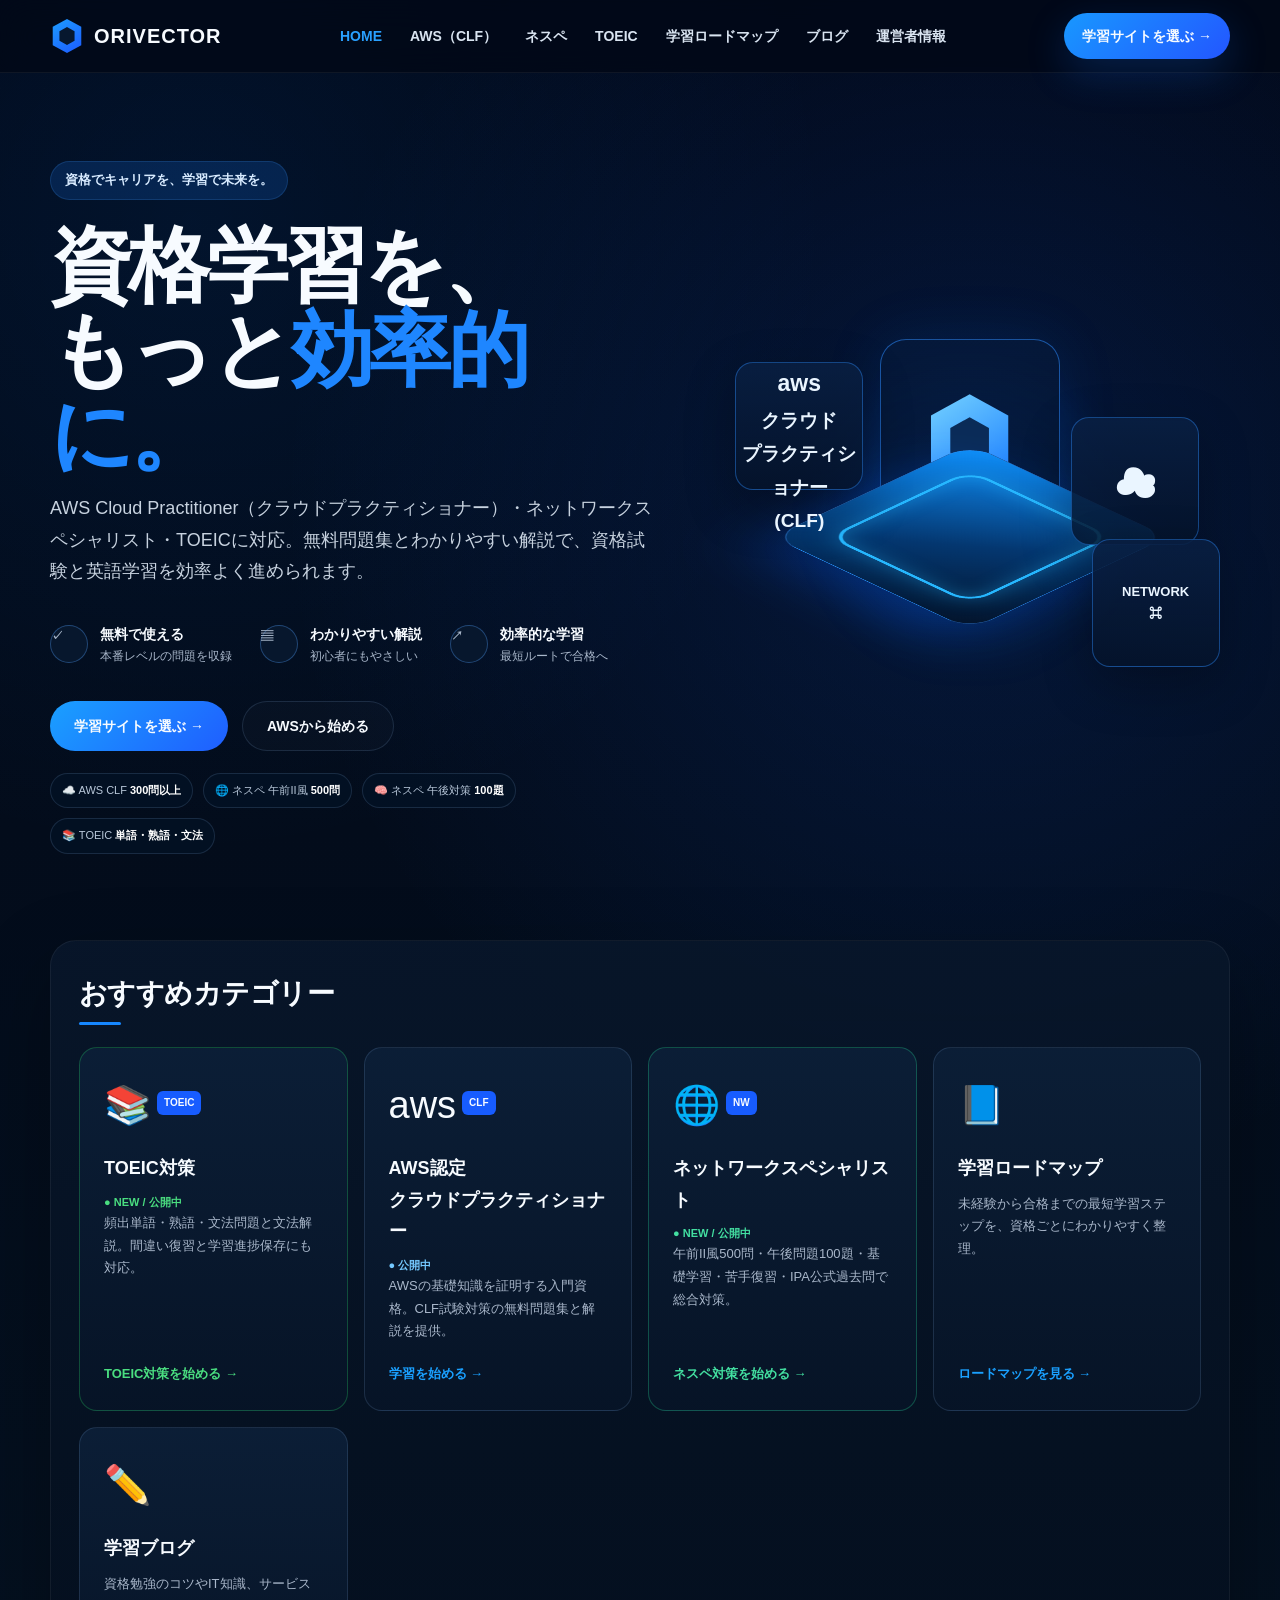
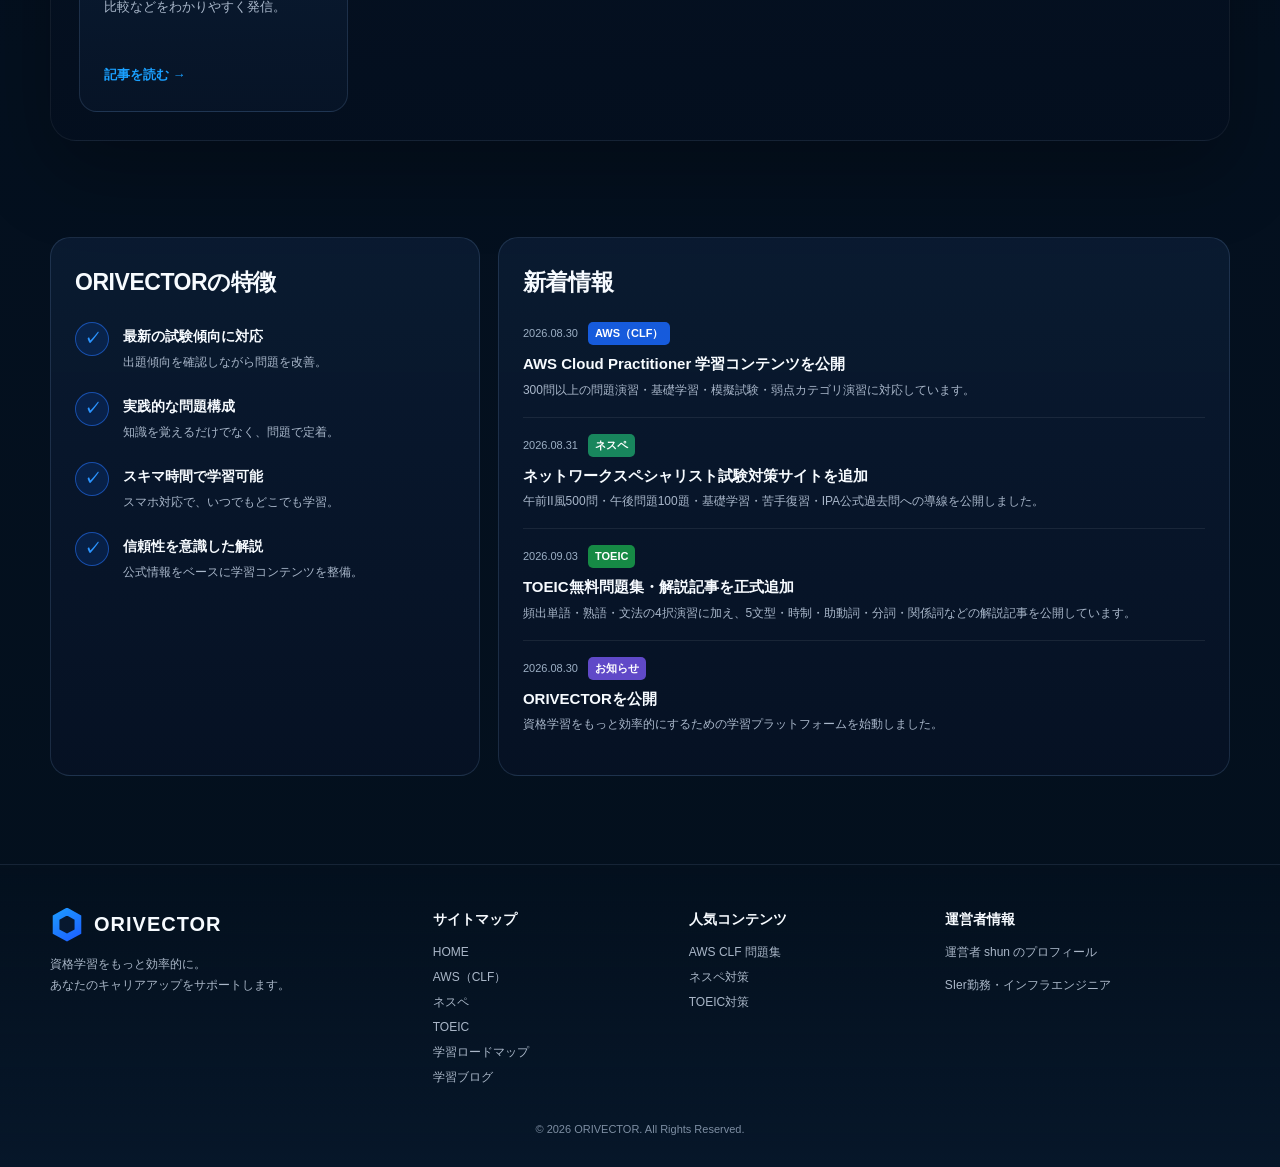
<file: index.html>
<!doctype html>
<html lang="ja">
<head>
<script async src="https://pagead2.googlesyndication.com/pagead/js/adsbygoogle.js?client=ca-pub-1712701486247077" crossorigin="anonymous"></script>
<meta charset="utf-8">
<meta name="viewport" content="width=device-width, initial-scale=1">
<meta name='impact-site-verification' value='28af85ef-9382-48ad-ba12-db7d2229e88a'>
<title>ORIVECTOR｜AWS・ネスペ・TOEICの無料問題集・資格学習</title>
<meta name="description" content="ORIVECTOR（オリベクター）は、AWS Cloud Practitioner、ネットワークスペシャリスト（ネスペ）、TOEICを無料問題集・基礎解説・復習機能で学べる資格学習サイトです。">
<link rel="canonical" href="https://orivector.jp/">
<meta name="robots" content="index,follow,max-image-preview:large">
<meta name="theme-color" content="#020817">
<meta property="og:type" content="website">
<meta property="og:locale" content="ja_JP">
<meta property="og:site_name" content="ORIVECTOR">
<meta property="og:title" content="ORIVECTOR｜AWS・ネスペ・TOEICの無料問題集・資格学習">
<meta property="og:description" content="AWS Cloud Practitioner・ネットワークスペシャリスト・TOEICを無料問題集と解説で学べる資格学習サイト。">
<meta property="og:url" content="https://orivector.jp/">
<script type="application/ld+json">{"@context":"https://schema.org","@type":"WebSite","name":"ORIVECTOR","alternateName":"オリベクター","url":"https://orivector.jp/","description":"AWS Cloud Practitioner・ネットワークスペシャリスト・TOEICを無料で学べる資格学習サイト。","inLanguage":"ja-JP"}</script>
<link rel="stylesheet" href="/assets/css/site.css?v=20260904">
<link rel="icon" type="image/png" sizes="512x512" href="https://orivector.jp/assets/favicon-512.png">
<link rel="icon" type="image/svg+xml" href="https://orivector.jp/assets/favicon.svg">
<link rel="apple-touch-icon" sizes="180x180" href="https://orivector.jp/assets/apple-touch-icon.png">
<meta property="og:image" content="https://orivector.jp/assets/og-orivector.png">
<meta property="og:image:width" content="1200">
<meta property="og:image:height" content="630">
<meta property="og:image:alt" content="ORIVECTOR study guide">
<meta name="twitter:card" content="summary_large_image">
<meta name="twitter:image" content="https://orivector.jp/assets/og-orivector.png">
</head>
<body>
<header>
  <div class="wrap nav">
    <a href="/" class="brand"><span class="logo"></span><span>ORIVECTOR</span></a>
    <nav class="navlinks">
      <a class="active" href="/">HOME</a>
      <a href="/aws-study/">AWS（CLF）</a>
      <a href="/network-specialist-study/">ネスペ</a>
      <a href="/toeic-study/">TOEIC</a>
      <a href="/roadmap/">学習ロードマップ</a>
      <a href="/blog/">ブログ</a>
      <a href="/about/">運営者情報</a>
    </nav>
    <a class="top-cta" href="#categories">学習サイトを選ぶ →</a>
  </div>
</header>
<main>
  <section class="hero">
    <div class="wrap hero-grid">
      <div>
        <span class="pill">資格でキャリアを、学習で未来を。</span>
        <h1>資格学習を、<br>もっと<span class="accent">効率的に。</span></h1>
        <p>AWS Cloud Practitioner（クラウドプラクティショナー）・ネットワークスペシャリスト・TOEICに対応。無料問題集とわかりやすい解説で、資格試験と英語学習を効率よく進められます。</p>
        <div class="benefits">
          <div class="benefit"><span class="round">✓</span><div><strong>無料で使える</strong><span>本番レベルの問題を収録</span></div></div>
          <div class="benefit"><span class="round">▤</span><div><strong>わかりやすい解説</strong><span>初心者にもやさしい</span></div></div>
          <div class="benefit"><span class="round">↗</span><div><strong>効率的な学習</strong><span>最短ルートで合格へ</span></div></div>
        </div>
        <div class="actions">
          <a class="btn primary" href="#categories">学習サイトを選ぶ →</a>
          <a class="btn secondary" href="/aws-study/">AWSから始める</a>
        </div>
        <div class="release-strip">
          <span>☁️ AWS CLF <b>300問以上</b></span>
          <span>🌐 ネスペ 午前II風 <b>500問</b></span>
          <span>🧠 ネスペ 午後対策 <b>100題</b></span>
          <span>📚 TOEIC <b>単語・熟語・文法</b></span>
        </div>
      </div>
      <div class="visual" aria-hidden="true">
        <div class="glow"></div>
        <div class="cube"><span class="logo-big"></span></div>
        <div class="platform"></div>
        <div class="float-card aws-card">aws<br><small>クラウド<br>プラクティショナー<br>(CLF)</small></div>
        <div class="float-card cloud-card">☁</div>
        <div class="float-card network-card">NETWORK<br>⌘</div>
      </div>
    </div>
  </section>
  <section class="section" id="categories">
    <div class="wrap section-panel">
      <h2>おすすめカテゴリー<div class="underline"></div></h2>
      <div class="cards">
        <a class="card toeic-live" href="/toeic-study/">
          <div class="icon">📚 <span class="badge toeic-badge">TOEIC</span></div>
          <h3>TOEIC対策</h3><span style="font-size:11px;color:#4ade80;font-weight:800">● NEW / 公開中</span>
          <p>頻出単語・熟語・文法問題と文法解説。間違い復習と学習進捗保存にも対応。</p>
          <span class="link">TOEIC対策を始める →</span>
        </a>
        <a class="card" href="/aws-study/">
          <div class="icon">aws <span class="badge">CLF</span></div>
          <h3>AWS認定<br>クラウドプラクティショナー</h3><span style="font-size:11px;color:#75c9ff;font-weight:800">● 公開中</span>
          <p>AWSの基礎知識を証明する入門資格。CLF試験対策の無料問題集と解説を提供。</p>
          <span class="link">学習を始める →</span>
        </a>
        <a class="card nespe-live" href="/network-specialist-study/">
          <div class="icon">🌐 <span class="badge nespe-badge">NW</span></div>
          <h3>ネットワークスペシャリスト</h3><span style="font-size:11px;color:#43dfa1;font-weight:800">● NEW / 公開中</span>
          <p>午前II風500問・午後問題100題・基礎学習・苦手復習・IPA公式過去問で総合対策。</p>
          <span class="link">ネスペ対策を始める →</span>
        </a>
        <a class="card" href="/roadmap/">
          <div class="icon">📘</div>
          <h3>学習ロードマップ</h3>
          <p>未経験から合格までの最短学習ステップを、資格ごとにわかりやすく整理。</p>
          <span class="link">ロードマップを見る →</span>
        </a>
        <a class="card" href="/blog/">
          <div class="icon">✏️</div>
          <h3>学習ブログ</h3>
          <p>資格勉強のコツやIT知識、サービス比較などをわかりやすく発信。</p>
          <span class="link">記事を読む →</span>
        </a>
      </div>
    </div>
  </section>
  <section class="section">
    <div class="wrap lower">
      <div class="feature-box">
        <h2>ORIVECTORの特徴</h2>
        <div class="feature"><span class="check">✓</span><div><strong>最新の試験傾向に対応</strong><p>出題傾向を確認しながら問題を改善。</p></div></div>
        <div class="feature"><span class="check">✓</span><div><strong>実践的な問題構成</strong><p>知識を覚えるだけでなく、問題で定着。</p></div></div>
        <div class="feature"><span class="check">✓</span><div><strong>スキマ時間で学習可能</strong><p>スマホ対応で、いつでもどこでも学習。</p></div></div>
        <div class="feature"><span class="check">✓</span><div><strong>信頼性を意識した解説</strong><p>公式情報をベースに学習コンテンツを整備。</p></div></div>
      </div>
      <div class="news-box">
        <h2>新着情報</h2>
        <div class="news">
          <div class="news-meta"><span>2026.08.30</span><span class="news-tag">AWS（CLF）</span></div>
          <h3>AWS Cloud Practitioner 学習コンテンツを公開</h3>
          <p>300問以上の問題演習・基礎学習・模擬試験・弱点カテゴリ演習に対応しています。</p>
        </div>
        <div class="news">
          <div class="news-meta"><span>2026.08.31</span><span class="news-tag" style="background:#18865d">ネスペ</span></div>
          <h3>ネットワークスペシャリスト試験対策サイトを追加</h3>
          <p>午前II風500問・午後問題100題・基礎学習・苦手復習・IPA公式過去問への導線を公開しました。</p>
        </div>
        <div class="news">
          <div class="news-meta"><span>2026.09.03</span><span class="news-tag" style="background:#168a45">TOEIC</span></div>
          <h3>TOEIC無料問題集・解説記事を正式追加</h3>
          <p>頻出単語・熟語・文法の4択演習に加え、5文型・時制・助動詞・分詞・関係詞などの解説記事を公開しています。</p>
        </div>
        <div class="news">
          <div class="news-meta"><span>2026.08.30</span><span class="news-tag" style="background:#6049c8">お知らせ</span></div>
          <h3>ORIVECTORを公開</h3>
          <p>資格学習をもっと効率的にするための学習プラットフォームを始動しました。</p>
        </div>
      </div>
    </div>
  </section>
</main>
<footer id="about">
  <div class="wrap">
    <div class="footer-grid">
      <div>
        <div class="brand"><span class="logo"></span><span>ORIVECTOR</span></div>
        <p>資格学習をもっと効率的に。<br>あなたのキャリアアップをサポートします。</p>
      </div>
      <div>
        <h4>サイトマップ</h4>
        <a href="/">HOME</a><a href="/aws-study/">AWS（CLF）</a><a href="/network-specialist-study/">ネスペ</a><a href="/toeic-study/">TOEIC</a><a href="/roadmap/">学習ロードマップ</a><a href="/blog/">学習ブログ</a>
      </div>
      <div>
        <h4>人気コンテンツ</h4>
        <a href="/aws-study/">AWS CLF 問題集</a>
        <a href="/network-specialist-study/">ネスペ対策</a>
        <a href="/toeic-study/">TOEIC対策</a>
      </div>
      <div>
        <h4>運営者情報</h4>
        <a href="/about/">運営者 shun のプロフィール</a>
        <p>SIer勤務・インフラエンジニア</p>
      </div>
    </div>
    <div class="copyright">© 2026 ORIVECTOR. All Rights Reserved.</div>
  </div>
</footer>
</body>
</html>
</file>
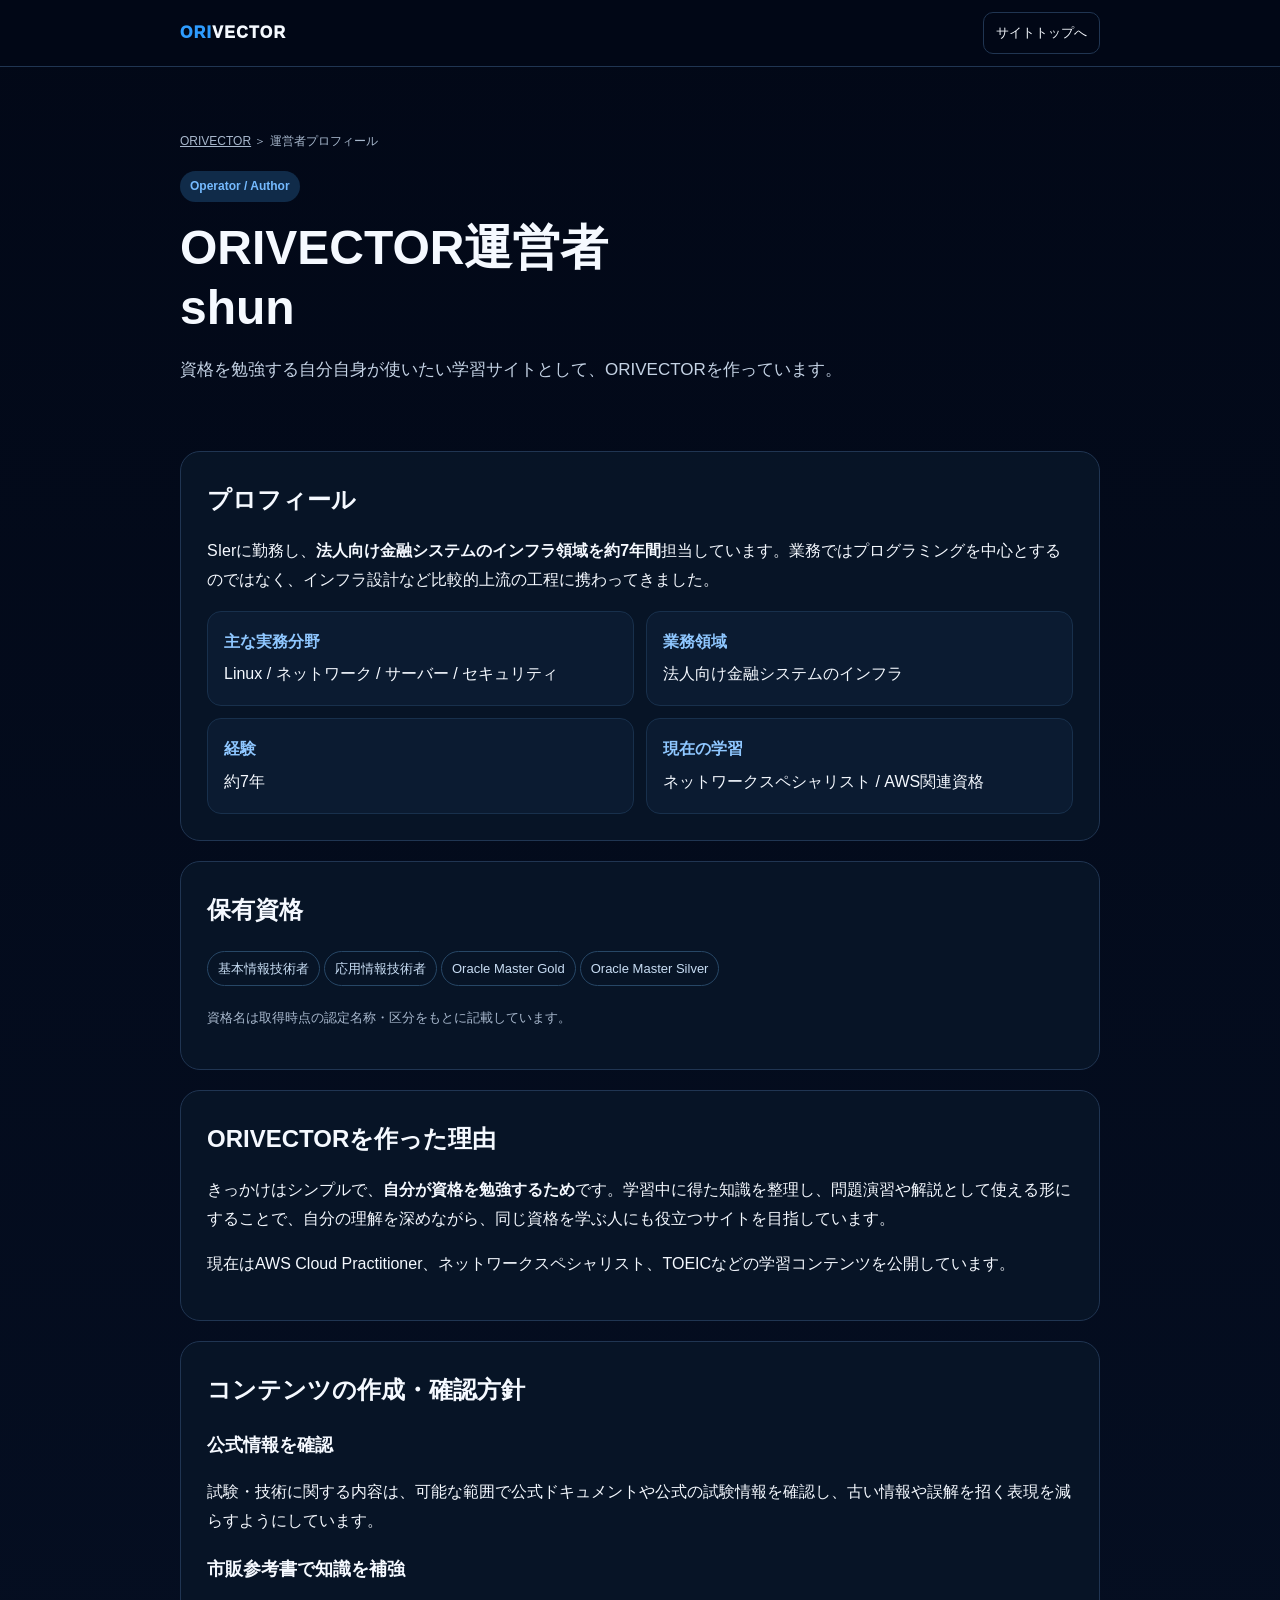
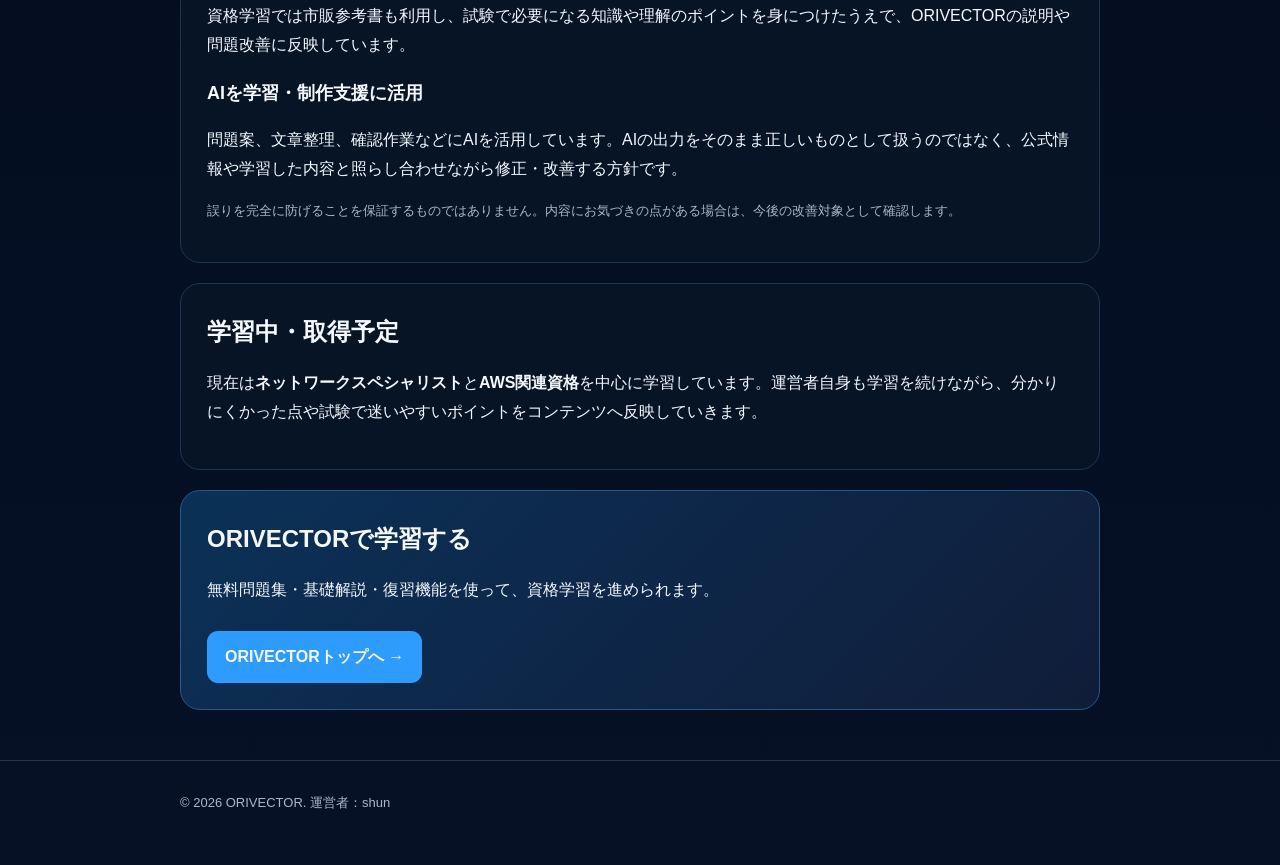
<file: about/index.html>
<!doctype html>
<html lang="ja">
<head>
<script async src="https://pagead2.googlesyndication.com/pagead/js/adsbygoogle.js?client=ca-pub-1712701486247077" crossorigin="anonymous"></script>

<meta charset="utf-8">
<meta name="viewport" content="width=device-width,initial-scale=1">
<title>運営者プロフィール｜shun・ORIVECTOR</title>
<meta name="description" content="ORIVECTOR運営者shunのプロフィール。SIerで法人向け金融システムのインフラを7年担当。保有資格、学習中の資格、サイト運営方針、AI活用方針を紹介します。">
<meta name="robots" content="index,follow,max-image-preview:large">
<link rel="canonical" href="https://orivector.jp/about/">
<meta property="og:type" content="profile">
<meta property="og:locale" content="ja_JP">
<meta property="og:site_name" content="ORIVECTOR">
<meta property="og:title" content="運営者プロフィール｜shun・ORIVECTOR">
<meta property="og:description" content="SIerで法人向け金融システムのインフラを7年担当するshunが、ORIVECTORを運営しています。">
<meta property="og:url" content="https://orivector.jp/about/">
<script type="application/ld+json">{"@context":"https://schema.org","@graph":[{"@type":"Person","@id":"https://orivector.jp/about/#shun","name":"shun","url":"https://orivector.jp/about/","jobTitle":"インフラエンジニア","description":"SIerで法人向け金融システムのインフラ領域を7年担当。Linux、ネットワーク、サーバー、セキュリティを中心に、設計など上流工程に携わる。","knowsAbout":["Linux","ネットワーク","サーバー","セキュリティ","AWS","IT資格学習"]},{"@type":"Organization","@id":"https://orivector.jp/#organization","name":"ORIVECTOR","url":"https://orivector.jp/","founder":{"@id":"https://orivector.jp/about/#shun"}},{"@type":"ProfilePage","@id":"https://orivector.jp/about/#profile","url":"https://orivector.jp/about/","name":"運営者プロフィール｜shun・ORIVECTOR","mainEntity":{"@id":"https://orivector.jp/about/#shun"},"inLanguage":"ja-JP"},{"@type":"BreadcrumbList","itemListElement":[{"@type":"ListItem","position":1,"name":"ORIVECTOR","item":"https://orivector.jp/"},{"@type":"ListItem","position":2,"name":"運営者プロフィール","item":"https://orivector.jp/about/"}]}]}</script>
<style>
:root{--bg:#020817;--panel:#081527;--panel2:#0b1b31;--line:#203552;--text:#f5f9ff;--muted:#a8b8cd;--accent:#2e9cff;--max:920px}
*{box-sizing:border-box}html{scroll-behavior:smooth}body{margin:0;background:linear-gradient(180deg,#020817,#061126);color:var(--text);font-family:-apple-system,BlinkMacSystemFont,"Segoe UI","Noto Sans JP",sans-serif;line-height:1.8}a{color:inherit}.wrap{width:min(var(--max),calc(100% - 32px));margin:auto}
header{border-bottom:1px solid var(--line);background:rgba(2,8,23,.9);position:sticky;top:0;backdrop-filter:blur(12px);z-index:10}.nav{height:66px;display:flex;align-items:center;justify-content:space-between}.brand{text-decoration:none;font-weight:950;letter-spacing:.08em}.brand span{color:var(--accent)}.navbtn{text-decoration:none;padding:8px 12px;border:1px solid var(--line);border-radius:10px;font-size:13px}
.hero{padding:64px 0 28px}.crumb{font-size:12px;color:var(--muted);margin-bottom:18px}.badge{display:inline-block;padding:5px 10px;border-radius:999px;background:#102b49;color:#75baff;font-size:12px;font-weight:800}h1{font-size:clamp(31px,6vw,48px);line-height:1.25;margin:16px 0}.lead{font-size:17px;color:#c5d3e5}.card{background:rgba(8,21,39,.94);border:1px solid var(--line);border-radius:20px;padding:26px;margin:20px 0}h2{font-size:24px;margin:0 0 12px}h3{font-size:18px;margin:18px 0 6px}.grid{display:grid;grid-template-columns:repeat(2,1fr);gap:12px}.mini{background:var(--panel2);border:1px solid #18304c;border-radius:14px;padding:16px}.mini b{display:block;color:#8fc7ff;margin-bottom:4px}.tag{display:inline-block;border:1px solid #274766;border-radius:999px;padding:5px 10px;margin:4px 4px 4px 0;color:#c8ddf4;font-size:13px}.note{font-size:13px;color:var(--muted)}.cta{background:linear-gradient(135deg,#0b3157,#101d39);border-color:#285785}.primary{display:inline-flex;margin-top:10px;padding:12px 18px;border-radius:11px;background:var(--accent);text-decoration:none;font-weight:900}footer{margin-top:50px;border-top:1px solid var(--line);padding:30px 0 50px;color:var(--muted);font-size:13px}@media(max-width:650px){.hero{padding-top:40px}.grid{grid-template-columns:1fr}.card{padding:20px}}
</style>
<link rel="icon" type="image/png" sizes="512x512" href="https://orivector.jp/assets/favicon-512.png">
<link rel="icon" type="image/svg+xml" href="https://orivector.jp/assets/favicon.svg">
<link rel="apple-touch-icon" sizes="180x180" href="https://orivector.jp/assets/apple-touch-icon.png">
<meta property="og:image" content="https://orivector.jp/assets/og-orivector.png">
<meta property="og:image:width" content="1200">
<meta property="og:image:height" content="630">
<meta property="og:image:alt" content="ORIVECTOR study guide">
<meta name="twitter:card" content="summary_large_image">
<meta name="twitter:image" content="https://orivector.jp/assets/og-orivector.png">
</head>
<body>
<header><div class="wrap nav"><a class="brand" href="/"><span>ORI</span>VECTOR</a><a class="navbtn" href="/">サイトトップへ</a></div></header>
<main class="wrap">
<section class="hero"><div class="crumb"><a href="/">ORIVECTOR</a> ＞ 運営者プロフィール</div><span class="badge">Operator / Author</span><h1>ORIVECTOR運営者<br>shun</h1><p class="lead">資格を勉強する自分自身が使いたい学習サイトとして、ORIVECTORを作っています。</p></section>
<section class="card"><h2>プロフィール</h2><p>SIerに勤務し、<strong>法人向け金融システムのインフラ領域を約7年間</strong>担当しています。業務ではプログラミングを中心とするのではなく、インフラ設計など比較的上流の工程に携わってきました。</p><div class="grid"><div class="mini"><b>主な実務分野</b>Linux / ネットワーク / サーバー / セキュリティ</div><div class="mini"><b>業務領域</b>法人向け金融システムのインフラ</div><div class="mini"><b>経験</b>約7年</div><div class="mini"><b>現在の学習</b>ネットワークスペシャリスト / AWS関連資格</div></div></section>
<section class="card"><h2>保有資格</h2><p><span class="tag">基本情報技術者</span><span class="tag">応用情報技術者</span><span class="tag">Oracle Master Gold</span><span class="tag">Oracle Master Silver</span></p><p class="note">資格名は取得時点の認定名称・区分をもとに記載しています。</p></section>
<section class="card"><h2>ORIVECTORを作った理由</h2><p>きっかけはシンプルで、<strong>自分が資格を勉強するため</strong>です。学習中に得た知識を整理し、問題演習や解説として使える形にすることで、自分の理解を深めながら、同じ資格を学ぶ人にも役立つサイトを目指しています。</p><p>現在はAWS Cloud Practitioner、ネットワークスペシャリスト、TOEICなどの学習コンテンツを公開しています。</p></section>
<section class="card"><h2>コンテンツの作成・確認方針</h2><h3>公式情報を確認</h3><p>試験・技術に関する内容は、可能な範囲で公式ドキュメントや公式の試験情報を確認し、古い情報や誤解を招く表現を減らすようにしています。</p><h3>市販参考書で知識を補強</h3><p>資格学習では市販参考書も利用し、試験で必要になる知識や理解のポイントを身につけたうえで、ORIVECTORの説明や問題改善に反映しています。</p><h3>AIを学習・制作支援に活用</h3><p>問題案、文章整理、確認作業などにAIを活用しています。AIの出力をそのまま正しいものとして扱うのではなく、公式情報や学習した内容と照らし合わせながら修正・改善する方針です。</p><p class="note">誤りを完全に防げることを保証するものではありません。内容にお気づきの点がある場合は、今後の改善対象として確認します。</p></section>
<section class="card"><h2>学習中・取得予定</h2><p>現在は<strong>ネットワークスペシャリスト</strong>と<strong>AWS関連資格</strong>を中心に学習しています。運営者自身も学習を続けながら、分かりにくかった点や試験で迷いやすいポイントをコンテンツへ反映していきます。</p></section>
<section class="card cta"><h2>ORIVECTORで学習する</h2><p>無料問題集・基礎解説・復習機能を使って、資格学習を進められます。</p><a class="primary" href="/">ORIVECTORトップへ →</a></section>
</main>
<footer><div class="wrap">© 2026 ORIVECTOR. 運営者：shun</div></footer>
</body>
</html>
</file>
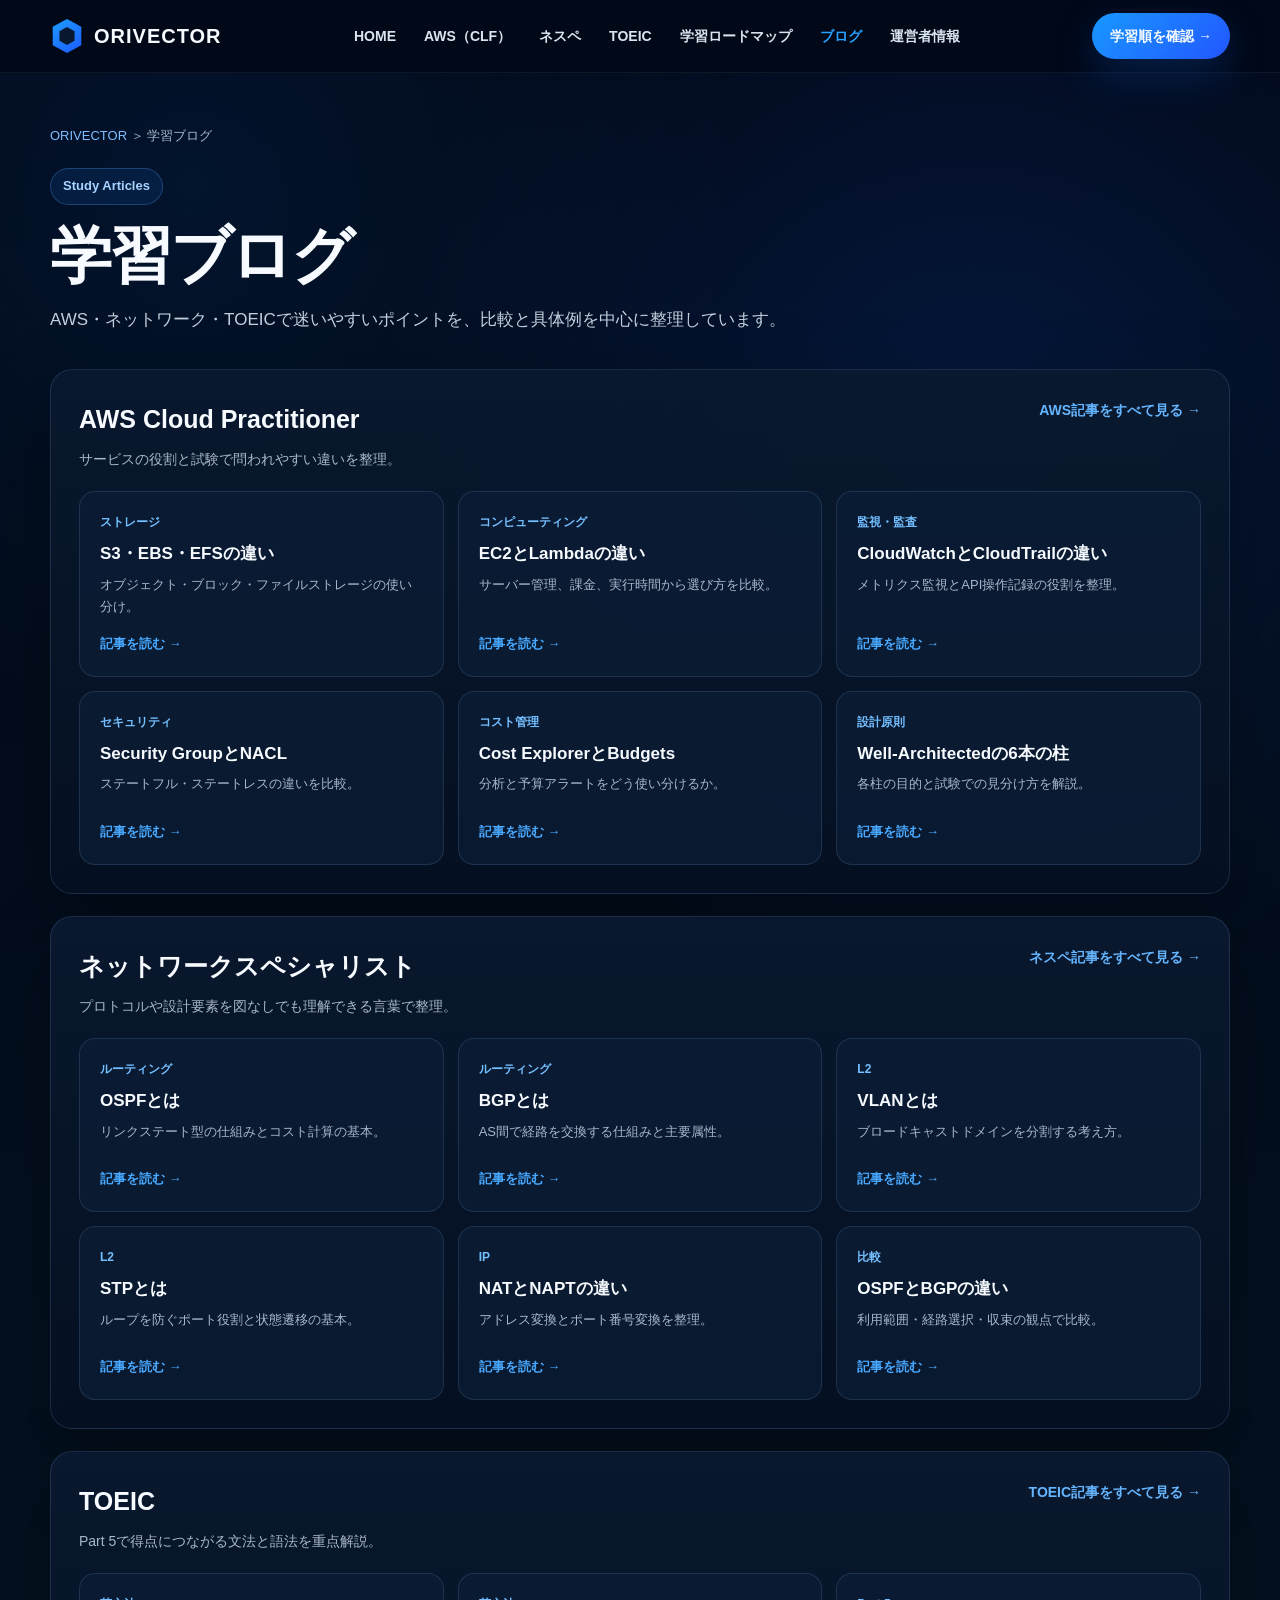
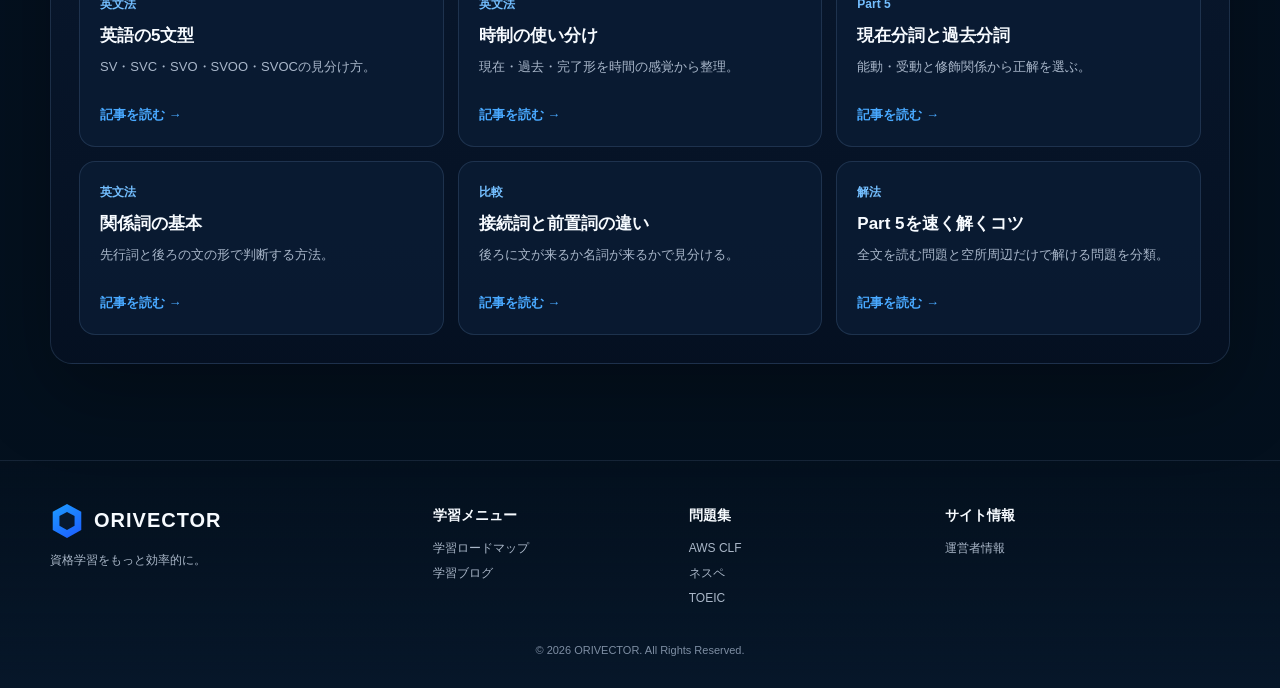
<file: blog/index.html>
<!doctype html>
<html lang="ja">
<head>
<script async src="https://pagead2.googlesyndication.com/pagead/js/adsbygoogle.js?client=ca-pub-1712701486247077" crossorigin="anonymous"></script>
<meta charset="utf-8">
<meta name="viewport" content="width=device-width,initial-scale=1">
<title>学習ブログ｜AWS・ネスペ・TOEIC解説｜ORIVECTOR</title>
<meta name="description" content="AWS Cloud Practitioner、ネットワークスペシャリスト、TOEICの学習記事一覧。試験で迷いやすいサービス・技術・英文法の違いを初心者向けに解説します。">
<meta name="robots" content="index,follow,max-image-preview:large">
<link rel="canonical" href="https://orivector.jp/blog/">
<meta property="og:type" content="website">
<meta property="og:locale" content="ja_JP">
<meta property="og:site_name" content="ORIVECTOR">
<meta property="og:title" content="学習ブログ｜AWS・ネスペ・TOEIC解説｜ORIVECTOR">
<meta property="og:description" content="AWS・ネスペ・TOEICの学習記事を分野別に探せる記事一覧です。">
<meta property="og:url" content="https://orivector.jp/blog/">
<meta property="og:image" content="https://orivector.jp/assets/og-orivector.png">
<meta name="twitter:card" content="summary_large_image">
<link rel="stylesheet" href="/assets/css/site.css?v=20260904">
<link rel="stylesheet" href="/assets/css/hub.css?v=20260915">
<link rel="icon" type="image/svg+xml" href="/assets/favicon.svg">
<link rel="apple-touch-icon" href="/assets/apple-touch-icon.png">
<script type="application/ld+json">{"@context":"https://schema.org","@graph":[{"@type":"CollectionPage","name":"ORIVECTOR 学習ブログ","url":"https://orivector.jp/blog/","description":"AWS・ネットワークスペシャリスト・TOEICの学習記事一覧","inLanguage":"ja-JP"},{"@type":"BreadcrumbList","itemListElement":[{"@type":"ListItem","position":1,"name":"ORIVECTOR","item":"https://orivector.jp/"},{"@type":"ListItem","position":2,"name":"学習ブログ","item":"https://orivector.jp/blog/"}]}]}</script>
</head>
<body>
<header><div class="wrap nav"><a href="/" class="brand"><span class="logo"></span><span>ORIVECTOR</span></a><nav class="navlinks"><a href="/">HOME</a><a href="/aws-study/">AWS（CLF）</a><a href="/network-specialist-study/">ネスペ</a><a href="/toeic-study/">TOEIC</a><a href="/roadmap/">学習ロードマップ</a><a class="active" href="/blog/">ブログ</a><a href="/about/">運営者情報</a></nav><a class="top-cta" href="/roadmap/">学習順を確認 →</a></div></header>
<main class="hub-main"><div class="wrap">
  <div class="breadcrumbs"><a href="/">ORIVECTOR</a> ＞ 学習ブログ</div>
  <section class="hub-intro"><span class="hub-kicker">Study Articles</span><h1>学習ブログ</h1><p>AWS・ネットワーク・TOEICで迷いやすいポイントを、比較と具体例を中心に整理しています。</p></section>
  <section class="hub-section">
    <div class="hub-section-head"><div><h2>AWS Cloud Practitioner</h2><p>サービスの役割と試験で問われやすい違いを整理。</p></div><a class="section-link" href="/aws-study/comparisons/">AWS記事をすべて見る →</a></div>
    <div class="article-grid">
      <a class="article-card" href="/aws-study/s3-vs-ebs-vs-efs/"><span class="label">ストレージ</span><h3>S3・EBS・EFSの違い</h3><p>オブジェクト・ブロック・ファイルストレージの使い分け。</p><span class="read">記事を読む →</span></a>
      <a class="article-card" href="/aws-study/ec2-vs-lambda/"><span class="label">コンピューティング</span><h3>EC2とLambdaの違い</h3><p>サーバー管理、課金、実行時間から選び方を比較。</p><span class="read">記事を読む →</span></a>
      <a class="article-card" href="/aws-study/cloudwatch-vs-cloudtrail/"><span class="label">監視・監査</span><h3>CloudWatchとCloudTrailの違い</h3><p>メトリクス監視とAPI操作記録の役割を整理。</p><span class="read">記事を読む →</span></a>
      <a class="article-card" href="/aws-study/security-group-vs-nacl/"><span class="label">セキュリティ</span><h3>Security GroupとNACL</h3><p>ステートフル・ステートレスの違いを比較。</p><span class="read">記事を読む →</span></a>
      <a class="article-card" href="/aws-study/cost-explorer-vs-budgets/"><span class="label">コスト管理</span><h3>Cost ExplorerとBudgets</h3><p>分析と予算アラートをどう使い分けるか。</p><span class="read">記事を読む →</span></a>
      <a class="article-card" href="/aws-study/well-architected/"><span class="label">設計原則</span><h3>Well-Architectedの6本の柱</h3><p>各柱の目的と試験での見分け方を解説。</p><span class="read">記事を読む →</span></a>
    </div>
  </section>
  <section class="hub-section">
    <div class="hub-section-head"><div><h2>ネットワークスペシャリスト</h2><p>プロトコルや設計要素を図なしでも理解できる言葉で整理。</p></div><a class="section-link" href="/network-specialist-study/articles/">ネスペ記事をすべて見る →</a></div>
    <div class="article-grid">
      <a class="article-card" href="/network-specialist-study/ospf/"><span class="label">ルーティング</span><h3>OSPFとは</h3><p>リンクステート型の仕組みとコスト計算の基本。</p><span class="read">記事を読む →</span></a>
      <a class="article-card" href="/network-specialist-study/bgp/"><span class="label">ルーティング</span><h3>BGPとは</h3><p>AS間で経路を交換する仕組みと主要属性。</p><span class="read">記事を読む →</span></a>
      <a class="article-card" href="/network-specialist-study/vlan/"><span class="label">L2</span><h3>VLANとは</h3><p>ブロードキャストドメインを分割する考え方。</p><span class="read">記事を読む →</span></a>
      <a class="article-card" href="/network-specialist-study/stp/"><span class="label">L2</span><h3>STPとは</h3><p>ループを防ぐポート役割と状態遷移の基本。</p><span class="read">記事を読む →</span></a>
      <a class="article-card" href="/network-specialist-study/nat-vs-napt/"><span class="label">IP</span><h3>NATとNAPTの違い</h3><p>アドレス変換とポート番号変換を整理。</p><span class="read">記事を読む →</span></a>
      <a class="article-card" href="/network-specialist-study/ospf-vs-bgp/"><span class="label">比較</span><h3>OSPFとBGPの違い</h3><p>利用範囲・経路選択・収束の観点で比較。</p><span class="read">記事を読む →</span></a>
    </div>
  </section>
  <section class="hub-section">
    <div class="hub-section-head"><div><h2>TOEIC</h2><p>Part 5で得点につながる文法と語法を重点解説。</p></div><a class="section-link" href="/toeic-study/articles/">TOEIC記事をすべて見る →</a></div>
    <div class="article-grid">
      <a class="article-card" href="/toeic-study/five-sentence-patterns/"><span class="label">英文法</span><h3>英語の5文型</h3><p>SV・SVC・SVO・SVOO・SVOCの見分け方。</p><span class="read">記事を読む →</span></a>
      <a class="article-card" href="/toeic-study/tenses/"><span class="label">英文法</span><h3>時制の使い分け</h3><p>現在・過去・完了形を時間の感覚から整理。</p><span class="read">記事を読む →</span></a>
      <a class="article-card" href="/toeic-study/participles/"><span class="label">Part 5</span><h3>現在分詞と過去分詞</h3><p>能動・受動と修飾関係から正解を選ぶ。</p><span class="read">記事を読む →</span></a>
      <a class="article-card" href="/toeic-study/relative-clauses/"><span class="label">英文法</span><h3>関係詞の基本</h3><p>先行詞と後ろの文の形で判断する方法。</p><span class="read">記事を読む →</span></a>
      <a class="article-card" href="/toeic-study/conjunction-vs-preposition/"><span class="label">比較</span><h3>接続詞と前置詞の違い</h3><p>後ろに文が来るか名詞が来るかで見分ける。</p><span class="read">記事を読む →</span></a>
      <a class="article-card" href="/toeic-study/part5-speed/"><span class="label">解法</span><h3>Part 5を速く解くコツ</h3><p>全文を読む問題と空所周辺だけで解ける問題を分類。</p><span class="read">記事を読む →</span></a>
    </div>
  </section>
</div></main>
<footer><div class="wrap"><div class="footer-grid"><div><div class="brand"><span class="logo"></span><span>ORIVECTOR</span></div><p>資格学習をもっと効率的に。</p></div><div><h4>学習メニュー</h4><a href="/roadmap/">学習ロードマップ</a><a href="/blog/">学習ブログ</a></div><div><h4>問題集</h4><a href="/aws-study/">AWS CLF</a><a href="/network-specialist-study/">ネスペ</a><a href="/toeic-study/">TOEIC</a></div><div><h4>サイト情報</h4><a href="/about/">運営者情報</a></div></div><div class="copyright">© 2026 ORIVECTOR. All Rights Reserved.</div></div></footer>
</body>
</html>
</file>
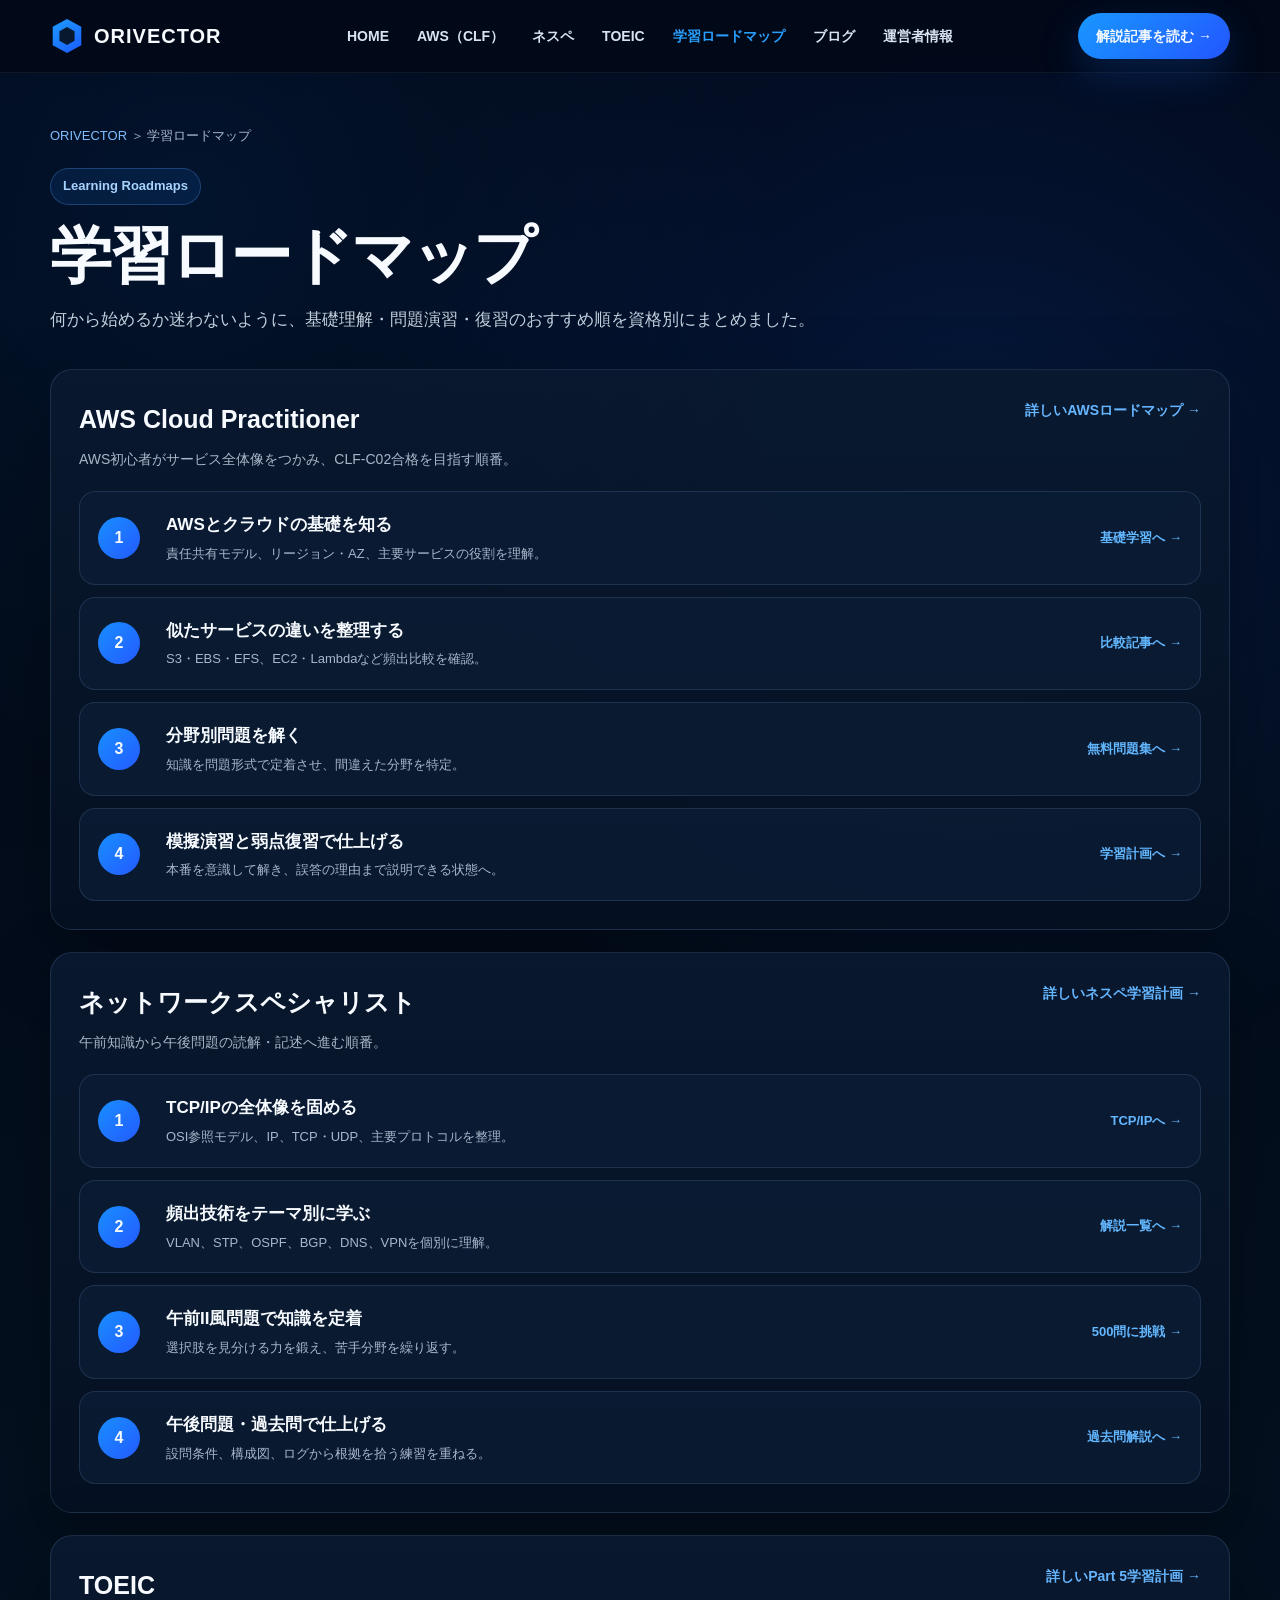
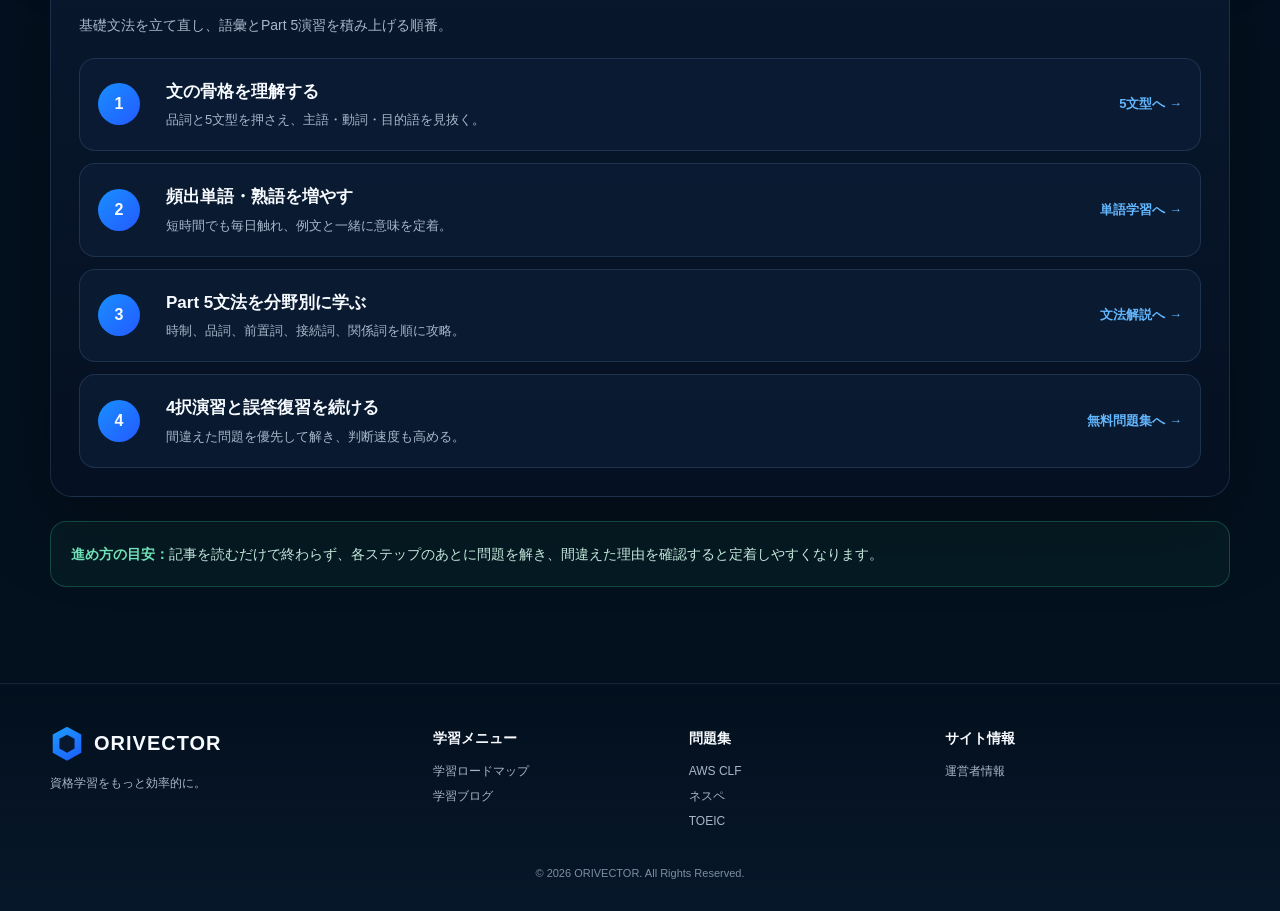
<file: roadmap/index.html>
<!doctype html>
<html lang="ja">
<head>
<script async src="https://pagead2.googlesyndication.com/pagead/js/adsbygoogle.js?client=ca-pub-1712701486247077" crossorigin="anonymous"></script>
<meta charset="utf-8">
<meta name="viewport" content="width=device-width,initial-scale=1">
<title>資格学習ロードマップ｜AWS・ネスペ・TOEIC｜ORIVECTOR</title>
<meta name="description" content="AWS Cloud Practitioner、ネットワークスペシャリスト、TOEICの学習順をステップ形式で紹介。基礎理解から問題演習、復習まで迷わず進められます。">
<meta name="robots" content="index,follow,max-image-preview:large">
<link rel="canonical" href="https://orivector.jp/roadmap/">
<meta property="og:type" content="website">
<meta property="og:locale" content="ja_JP">
<meta property="og:site_name" content="ORIVECTOR">
<meta property="og:title" content="資格学習ロードマップ｜AWS・ネスペ・TOEIC｜ORIVECTOR">
<meta property="og:description" content="基礎から問題演習・復習まで、資格ごとのおすすめ学習順を確認できます。">
<meta property="og:url" content="https://orivector.jp/roadmap/">
<meta property="og:image" content="https://orivector.jp/assets/og-orivector.png">
<meta name="twitter:card" content="summary_large_image">
<link rel="stylesheet" href="/assets/css/site.css?v=20260904">
<link rel="stylesheet" href="/assets/css/hub.css?v=20260915">
<link rel="icon" type="image/svg+xml" href="/assets/favicon.svg">
<link rel="apple-touch-icon" href="/assets/apple-touch-icon.png">
<script type="application/ld+json">{"@context":"https://schema.org","@graph":[{"@type":"CollectionPage","name":"ORIVECTOR 学習ロードマップ","url":"https://orivector.jp/roadmap/","description":"AWS・ネットワークスペシャリスト・TOEICの学習順","inLanguage":"ja-JP"},{"@type":"BreadcrumbList","itemListElement":[{"@type":"ListItem","position":1,"name":"ORIVECTOR","item":"https://orivector.jp/"},{"@type":"ListItem","position":2,"name":"学習ロードマップ","item":"https://orivector.jp/roadmap/"}]}]}</script>
</head>
<body>
<header><div class="wrap nav"><a href="/" class="brand"><span class="logo"></span><span>ORIVECTOR</span></a><nav class="navlinks"><a href="/">HOME</a><a href="/aws-study/">AWS（CLF）</a><a href="/network-specialist-study/">ネスペ</a><a href="/toeic-study/">TOEIC</a><a class="active" href="/roadmap/">学習ロードマップ</a><a href="/blog/">ブログ</a><a href="/about/">運営者情報</a></nav><a class="top-cta" href="/blog/">解説記事を読む →</a></div></header>
<main class="hub-main"><div class="wrap">
  <div class="breadcrumbs"><a href="/">ORIVECTOR</a> ＞ 学習ロードマップ</div>
  <section class="hub-intro"><span class="hub-kicker">Learning Roadmaps</span><h1>学習ロードマップ</h1><p>何から始めるか迷わないように、基礎理解・問題演習・復習のおすすめ順を資格別にまとめました。</p></section>
  <section class="hub-section">
    <div class="hub-section-head"><div><h2>AWS Cloud Practitioner</h2><p>AWS初心者がサービス全体像をつかみ、CLF-C02合格を目指す順番。</p></div><a class="section-link" href="/aws-study/roadmap/">詳しいAWSロードマップ →</a></div>
    <div class="roadmap-list">
      <a class="roadmap-step" href="/aws-study/guide/"><div><h3>AWSとクラウドの基礎を知る</h3><p>責任共有モデル、リージョン・AZ、主要サービスの役割を理解。</p></div><span class="go">基礎学習へ →</span></a>
      <a class="roadmap-step" href="/aws-study/comparisons/"><div><h3>似たサービスの違いを整理する</h3><p>S3・EBS・EFS、EC2・Lambdaなど頻出比較を確認。</p></div><span class="go">比較記事へ →</span></a>
      <a class="roadmap-step" href="/aws-study/"><div><h3>分野別問題を解く</h3><p>知識を問題形式で定着させ、間違えた分野を特定。</p></div><span class="go">無料問題集へ →</span></a>
      <a class="roadmap-step" href="/aws-study/clf-c02-study-plan/"><div><h3>模擬演習と弱点復習で仕上げる</h3><p>本番を意識して解き、誤答の理由まで説明できる状態へ。</p></div><span class="go">学習計画へ →</span></a>
    </div>
  </section>
  <section class="hub-section">
    <div class="hub-section-head"><div><h2>ネットワークスペシャリスト</h2><p>午前知識から午後問題の読解・記述へ進む順番。</p></div><a class="section-link" href="/network-specialist-study/network-specialist-study-plan/">詳しいネスペ学習計画 →</a></div>
    <div class="roadmap-list">
      <a class="roadmap-step" href="/network-specialist-study/tcp-ip/"><div><h3>TCP/IPの全体像を固める</h3><p>OSI参照モデル、IP、TCP・UDP、主要プロトコルを整理。</p></div><span class="go">TCP/IPへ →</span></a>
      <a class="roadmap-step" href="/network-specialist-study/articles/"><div><h3>頻出技術をテーマ別に学ぶ</h3><p>VLAN、STP、OSPF、BGP、DNS、VPNを個別に理解。</p></div><span class="go">解説一覧へ →</span></a>
      <a class="roadmap-step" href="/network-specialist-study/"><div><h3>午前II風問題で知識を定着</h3><p>選択肢を見分ける力を鍛え、苦手分野を繰り返す。</p></div><span class="go">500問に挑戦 →</span></a>
      <a class="roadmap-step" href="/network-specialist-study/past-explanations/r7/"><div><h3>午後問題・過去問で仕上げる</h3><p>設問条件、構成図、ログから根拠を拾う練習を重ねる。</p></div><span class="go">過去問解説へ →</span></a>
    </div>
  </section>
  <section class="hub-section">
    <div class="hub-section-head"><div><h2>TOEIC</h2><p>基礎文法を立て直し、語彙とPart 5演習を積み上げる順番。</p></div><a class="section-link" href="/toeic-study/part5-study-plan/">詳しいPart 5学習計画 →</a></div>
    <div class="roadmap-list">
      <a class="roadmap-step" href="/toeic-study/five-sentence-patterns/"><div><h3>文の骨格を理解する</h3><p>品詞と5文型を押さえ、主語・動詞・目的語を見抜く。</p></div><span class="go">5文型へ →</span></a>
      <a class="roadmap-step" href="/toeic-study/vocabulary/"><div><h3>頻出単語・熟語を増やす</h3><p>短時間でも毎日触れ、例文と一緒に意味を定着。</p></div><span class="go">単語学習へ →</span></a>
      <a class="roadmap-step" href="/toeic-study/grammar/"><div><h3>Part 5文法を分野別に学ぶ</h3><p>時制、品詞、前置詞、接続詞、関係詞を順に攻略。</p></div><span class="go">文法解説へ →</span></a>
      <a class="roadmap-step" href="/toeic-study/"><div><h3>4択演習と誤答復習を続ける</h3><p>間違えた問題を優先して解き、判断速度も高める。</p></div><span class="go">無料問題集へ →</span></a>
    </div>
  </section>
  <div class="hub-note"><strong>進め方の目安：</strong>記事を読むだけで終わらず、各ステップのあとに問題を解き、間違えた理由を確認すると定着しやすくなります。</div>
</div></main>
<footer><div class="wrap"><div class="footer-grid"><div><div class="brand"><span class="logo"></span><span>ORIVECTOR</span></div><p>資格学習をもっと効率的に。</p></div><div><h4>学習メニュー</h4><a href="/roadmap/">学習ロードマップ</a><a href="/blog/">学習ブログ</a></div><div><h4>問題集</h4><a href="/aws-study/">AWS CLF</a><a href="/network-specialist-study/">ネスペ</a><a href="/toeic-study/">TOEIC</a></div><div><h4>サイト情報</h4><a href="/about/">運営者情報</a></div></div><div class="copyright">© 2026 ORIVECTOR. All Rights Reserved.</div></div></footer>
</body>
</html>
</file>
<file: assets/css/site.css>
:root{--bg:#020817;--bg2:#061126;--panel:#081527;--panel2:#0b1b31;--line:rgba(140,180,230,.16);--text:#f7fbff;--muted:#a9b7ca;--blue:#1687ff;--blue2:#1b67ff;--green:#24cc8b;--purple:#7665ff;--orange:#ffae2c;--max:1180px;--r:22px;--shadow:0 30px 80px rgba(0,0,0,.28)}
*{box-sizing:border-box}
html{scroll-behavior:smooth}
body{margin:0;min-height:100vh;font-family:-apple-system,BlinkMacSystemFont,"Segoe UI","Hiragino Sans","Yu Gothic",Meiryo,sans-serif;color:var(--text);background:radial-gradient(circle at 76% 18%,rgba(17,99,255,.15),transparent 28%),radial-gradient(circle at 15% 8%,rgba(0,126,255,.09),transparent 23%),linear-gradient(180deg,#020817 0%,#04101f 60%,#03101d 100%);line-height:1.75}
body:before{content:"";position:fixed;inset:0;pointer-events:none;background-image:linear-gradient(rgba(255,255,255,.018) 1px,transparent 1px),linear-gradient(90deg,rgba(255,255,255,.018) 1px,transparent 1px);background-size:44px 44px;mask-image:linear-gradient(to bottom,black,transparent 78%);opacity:.35}
a{color:inherit;text-decoration:none}.wrap{width:min(calc(100% - 36px),var(--max));margin:auto}
header{position:sticky;top:0;z-index:50;background:rgba(2,8,23,.78);backdrop-filter:blur(16px);border-bottom:1px solid rgba(255,255,255,.055)}
.nav{height:72px;display:flex;align-items:center;justify-content:space-between;gap:24px}.brand{display:flex;align-items:center;gap:10px;font-size:20px;font-weight:900;letter-spacing:.05em}
.logo{width:34px;height:34px;border-radius:10px;background:linear-gradient(145deg,#1d9fff,#1c58ff);clip-path:polygon(50% 0,92% 23%,92% 77%,50% 100%,8% 77%,8% 23%);position:relative;box-shadow:0 0 28px rgba(28,104,255,.45)}.logo:after{content:"";position:absolute;inset:8px;background:#07182f;clip-path:inherit}
.navlinks{display:flex;gap:28px;align-items:center;font-size:14px;font-weight:700;color:#d9e4f1}.navlinks a.active{color:#29a0ff}.top-cta{padding:11px 18px;border-radius:999px;font-weight:800;font-size:14px;background:linear-gradient(135deg,#1898ff,#2356ff);box-shadow:0 14px 40px rgba(22,112,255,.22)}
.hero{padding:88px 0 68px}.hero-grid{display:grid;grid-template-columns:1.08fr .92fr;gap:48px;align-items:center}.pill{display:inline-flex;align-items:center;gap:8px;padding:7px 14px;border-radius:999px;background:rgba(18,93,192,.25);border:1px solid rgba(70,155,255,.18);color:#d8ebff;font-size:13px;font-weight:800}
h1{margin:24px 0 16px;font-size:clamp(48px,7.4vw,82px);line-height:1.03;letter-spacing:-.045em;max-width:760px}.accent{color:#1e86ff}.hero p{font-size:18px;color:#c7d2df;max-width:720px;margin:0}.benefits{display:flex;gap:28px;margin-top:34px;flex-wrap:wrap}.benefit{display:flex;align-items:center;gap:12px}.round{width:38px;height:38px;border-radius:50%;display:grid;place-items:center;border:1px solid rgba(80,160,255,.35);background:#07172d;color:#62afff;font-weight:900}.benefit strong{display:block;font-size:14px}.benefit span{display:block;font-size:12px;color:var(--muted)}.actions{display:flex;gap:14px;margin-top:34px;flex-wrap:wrap}.btn{min-height:50px;padding:0 24px;border-radius:999px;display:inline-flex;align-items:center;justify-content:center;font-weight:900;font-size:14px;border:1px solid var(--line)}.btn.primary{background:linear-gradient(135deg,#1aa0ff,#1f5eff);border:none}.btn.secondary{background:rgba(255,255,255,.02)}
.visual{position:relative;min-height:480px}.glow{position:absolute;inset:18% 10% 16%;background:radial-gradient(circle,rgba(0,111,255,.26),transparent 64%);filter:blur(12px)}.platform{position:absolute;left:50%;bottom:70px;transform:translateX(-50%) rotateX(62deg) rotateZ(45deg);width:280px;height:280px;border-radius:32px;background:linear-gradient(145deg,#0f92ff,#043770 55%,#031228);box-shadow:0 35px 80px rgba(0,93,255,.28);border:1px solid rgba(65,151,255,.5)}.platform:after{content:"";position:absolute;inset:38px;border:4px solid #26b7ff;border-radius:28px;box-shadow:inset 0 0 30px rgba(38,183,255,.35),0 0 34px rgba(38,183,255,.35)}.cube{position:absolute;left:50%;top:72px;transform:translateX(-50%);width:180px;height:210px;border-radius:26px;border:1px solid rgba(44,139,255,.55);background:linear-gradient(180deg,rgba(7,32,70,.42),rgba(3,13,30,.7));box-shadow:0 0 60px rgba(0,112,255,.12)}.cube .logo-big{width:92px;height:92px;position:absolute;left:50%;top:54px;transform:translateX(-50%);clip-path:polygon(50% 0,92% 23%,92% 77%,50% 100%,8% 77%,8% 23%);background:linear-gradient(145deg,#78d5ff,#1478ff)}.cube .logo-big:after{content:"";position:absolute;inset:23px;background:#0a2b57;clip-path:inherit}.float-card{position:absolute;width:128px;height:128px;border-radius:18px;border:1px solid rgba(45,140,255,.42);background:linear-gradient(180deg,rgba(9,31,66,.9),rgba(5,19,42,.82));display:grid;place-items:center;text-align:center;box-shadow:0 18px 50px rgba(0,0,0,.25);font-weight:800;color:#eaf5ff}.aws-card{left:5%;top:95px;font-size:23px}.network-card{right:2%;bottom:80px;font-size:13px}.cloud-card{right:6%;top:150px;font-size:42px}
.section{padding:18px 0 78px}.section-panel{border:1px solid rgba(255,255,255,.055);border-radius:26px;background:linear-gradient(180deg,rgba(8,22,42,.92),rgba(4,15,30,.9));padding:28px;box-shadow:var(--shadow)}.section h2{font-size:28px;margin:0 0 22px;letter-spacing:-.02em}.underline{width:42px;height:3px;background:var(--blue);border-radius:2px;margin-top:4px}.cards{display:grid;grid-template-columns:repeat(4,1fr);gap:16px}.card{min-height:285px;padding:24px;border-radius:18px;border:1px solid rgba(140,180,230,.16);background:linear-gradient(180deg,rgba(12,31,56,.93),rgba(7,20,39,.93));display:flex;flex-direction:column;transition:.22s ease}.card:hover{transform:translateY(-5px);border-color:rgba(61,150,255,.42)}.icon{font-size:38px;min-height:58px;display:flex;align-items:center}.card h3{font-size:18px;margin:15px 0 8px}.card p{color:var(--muted);font-size:13px;margin:0}.card .link{margin-top:auto;padding-top:20px;color:#1aa0ff;font-weight:800;font-size:13px}
.release-strip{display:flex;gap:10px;flex-wrap:wrap;margin-top:22px}.release-strip span{padding:7px 11px;border:1px solid var(--line);border-radius:999px;background:rgba(4,18,38,.72);font-size:11px;color:#b9c8da}.release-strip b{color:#fff}.nespe-live{border-color:rgba(36,204,139,.32)}.nespe-live:hover{border-color:rgba(36,204,139,.7);box-shadow:0 18px 48px rgba(36,204,139,.08)}.nespe-live .link{color:#43dfa1}.nespe-badge{background:#18865d}.toeic-live{border-color:rgba(34,197,94,.32)}.toeic-live:hover{border-color:rgba(34,197,94,.72);box-shadow:0 18px 48px rgba(34,197,94,.08)}.toeic-live .link{color:#4ade80}.toeic-badge{background:#168a45}.badge{display:inline-flex;margin-left:6px;transform:translateY(-2px);padding:3px 7px;border-radius:6px;background:#175cff;font-size:10px;font-weight:900}
.lower{display:grid;grid-template-columns:.74fr 1.26fr;gap:18px}.feature-box,.news-box{border:1px solid rgba(140,180,230,.16);border-radius:20px;background:linear-gradient(180deg,rgba(10,27,50,.94),rgba(6,18,36,.95));padding:24px}.feature-box h2,.news-box h2{font-size:23px;margin:0 0 20px}.feature{display:flex;gap:14px;margin:19px 0}.check{width:34px;height:34px;border-radius:50%;flex:0 0 auto;display:grid;place-items:center;border:1px solid rgba(37,117,255,.55);background:rgba(16,87,202,.18);color:#2b94ff;font-weight:900}.feature strong{font-size:14px}.feature p{margin:2px 0 0;color:var(--muted);font-size:12px}.news{padding:16px 0;border-top:1px solid rgba(255,255,255,.075)}.news:first-of-type{border-top:none;padding-top:0}.news-meta{display:flex;gap:10px;align-items:center;color:#9cafc4;font-size:11px}.news-tag{padding:2px 7px;border-radius:5px;background:#165bdc;color:white;font-weight:800}.news h3{font-size:15px;margin:6px 0 2px}.news p{font-size:12px;color:var(--muted);margin:0}
footer{margin-top:10px;padding:42px 0 28px;border-top:1px solid rgba(255,255,255,.06);background:linear-gradient(180deg,rgba(4,15,30,.15),rgba(8,25,46,.72))}.footer-grid{display:grid;grid-template-columns:1.1fr .7fr .7fr .9fr;gap:34px}footer h4{margin:0 0 10px;font-size:14px}footer p,footer a{color:#aab7c8;font-size:12px}footer a{display:block;margin:4px 0}.copyright{text-align:center;margin-top:28px;color:#7e8ea3;font-size:11px}
@media(max-width:980px){.navlinks{display:none}.hero-grid{grid-template-columns:1fr}.visual{min-height:390px}.cards{grid-template-columns:repeat(2,1fr)}.lower{grid-template-columns:1fr}.footer-grid{grid-template-columns:repeat(2,1fr)}}
@media(max-width:640px){.wrap{width:min(calc(100% - 22px),var(--max))}.top-cta{display:none}.hero{padding-top:56px}h1{font-size:46px}.hero p{font-size:16px}.benefits{display:grid;grid-template-columns:1fr 1fr;gap:16px}.visual{min-height:330px}.platform{width:220px;height:220px;bottom:55px}.cube{width:150px;height:176px;top:54px}.float-card{width:96px;height:96px}.aws-card{left:0;top:76px;font-size:18px}.cloud-card{right:0;top:115px;font-size:32px}.network-card{right:0;bottom:52px;font-size:11px}.section-panel{padding:20px}.cards{grid-template-columns:1fr}.card{min-height:235px}.footer-grid{grid-template-columns:1fr}}
</file>
<file: assets/css/hub.css>
:root{--hub-blue:#2f9cff;--hub-green:#3ed69d;--hub-purple:#8e7cff}
.hub-main{padding:52px 0 86px}
.breadcrumbs{margin-bottom:20px;color:var(--muted);font-size:13px}
.breadcrumbs a{color:#80bdff}
.hub-intro{max-width:820px;margin-bottom:34px}
.hub-kicker{display:inline-flex;padding:6px 12px;border:1px solid rgba(91,163,255,.28);border-radius:999px;background:rgba(26,100,200,.15);color:#a8d3ff;font-size:13px;font-weight:800}
.hub-intro h1{margin:16px 0 14px;font-size:clamp(36px,6vw,62px);line-height:1.14;letter-spacing:-.035em}
.hub-intro p{margin:0;color:#c3cfdd;font-size:17px}
.hub-section{margin-top:22px;padding:28px;border:1px solid var(--line);border-radius:22px;background:linear-gradient(180deg,rgba(9,25,47,.95),rgba(5,17,34,.95));box-shadow:var(--shadow)}
.hub-section-head{display:flex;align-items:flex-start;justify-content:space-between;gap:18px;margin-bottom:20px}
.hub-section h2{margin:0;font-size:25px}
.hub-section-head p{margin:5px 0 0;color:var(--muted);font-size:14px}
.section-link{flex:0 0 auto;color:#65b5ff;font-size:14px;font-weight:800}
.article-grid{display:grid;grid-template-columns:repeat(3,1fr);gap:14px}
.article-card{display:flex;min-height:174px;flex-direction:column;padding:20px;border:1px solid rgba(140,180,230,.16);border-radius:16px;background:rgba(11,29,53,.78);transition:.2s ease}
.article-card:hover{transform:translateY(-4px);border-color:rgba(62,158,255,.55)}
.article-card .label{color:#74bfff;font-size:12px;font-weight:800}
.article-card h3{margin:8px 0 7px;font-size:17px;line-height:1.5}
.article-card p{margin:0;color:var(--muted);font-size:13px}
.article-card .read{margin-top:auto;padding-top:14px;color:#49a9ff;font-size:13px;font-weight:800}
.roadmap-list{display:grid;gap:12px;counter-reset:roadmap}
.roadmap-step{position:relative;display:grid;grid-template-columns:52px 1fr auto;gap:16px;align-items:center;padding:18px;border:1px solid rgba(140,180,230,.16);border-radius:16px;background:rgba(11,29,53,.78);counter-increment:roadmap}
.roadmap-step:before{content:counter(roadmap);width:42px;height:42px;display:grid;place-items:center;border-radius:50%;background:linear-gradient(135deg,#188fff,#245aff);font-weight:900}
.roadmap-step h3{margin:0 0 3px;font-size:17px}
.roadmap-step p{margin:0;color:var(--muted);font-size:13px}
.roadmap-step .go{color:#63b7ff;font-size:13px;font-weight:800;white-space:nowrap}
.hub-note{margin-top:24px;padding:20px;border:1px solid rgba(62,214,157,.25);border-radius:16px;background:rgba(28,110,83,.11);color:#c5e8dc;font-size:14px}
.hub-note strong{color:#70e2b8}
@media(max-width:880px){.article-grid{grid-template-columns:repeat(2,1fr)}}
@media(max-width:640px){.hub-main{padding-top:34px}.hub-section{padding:20px}.hub-section-head{display:block}.section-link{display:inline-block;margin-top:10px}.article-grid{grid-template-columns:1fr}.article-card{min-height:158px}.roadmap-step{grid-template-columns:44px 1fr;padding:16px}.roadmap-step:before{width:38px;height:38px}.roadmap-step .go{grid-column:2}}
</file>
